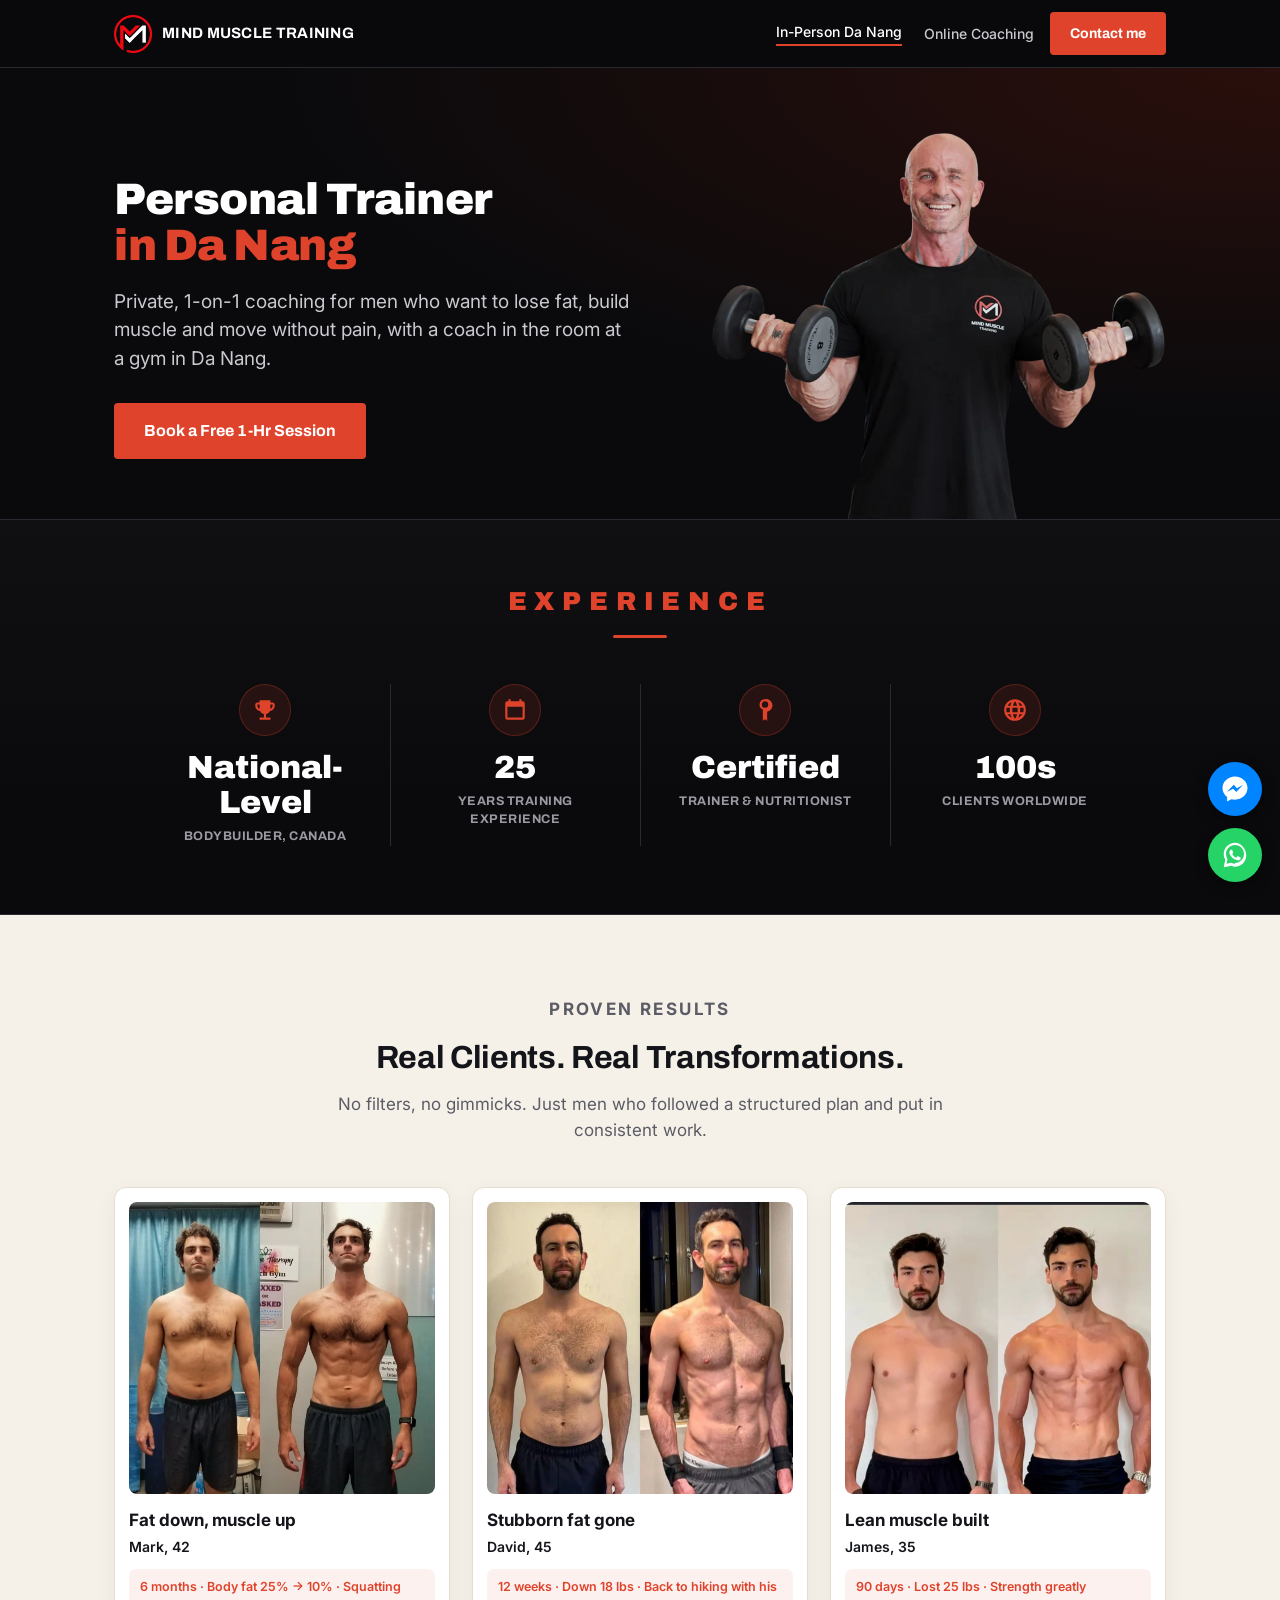
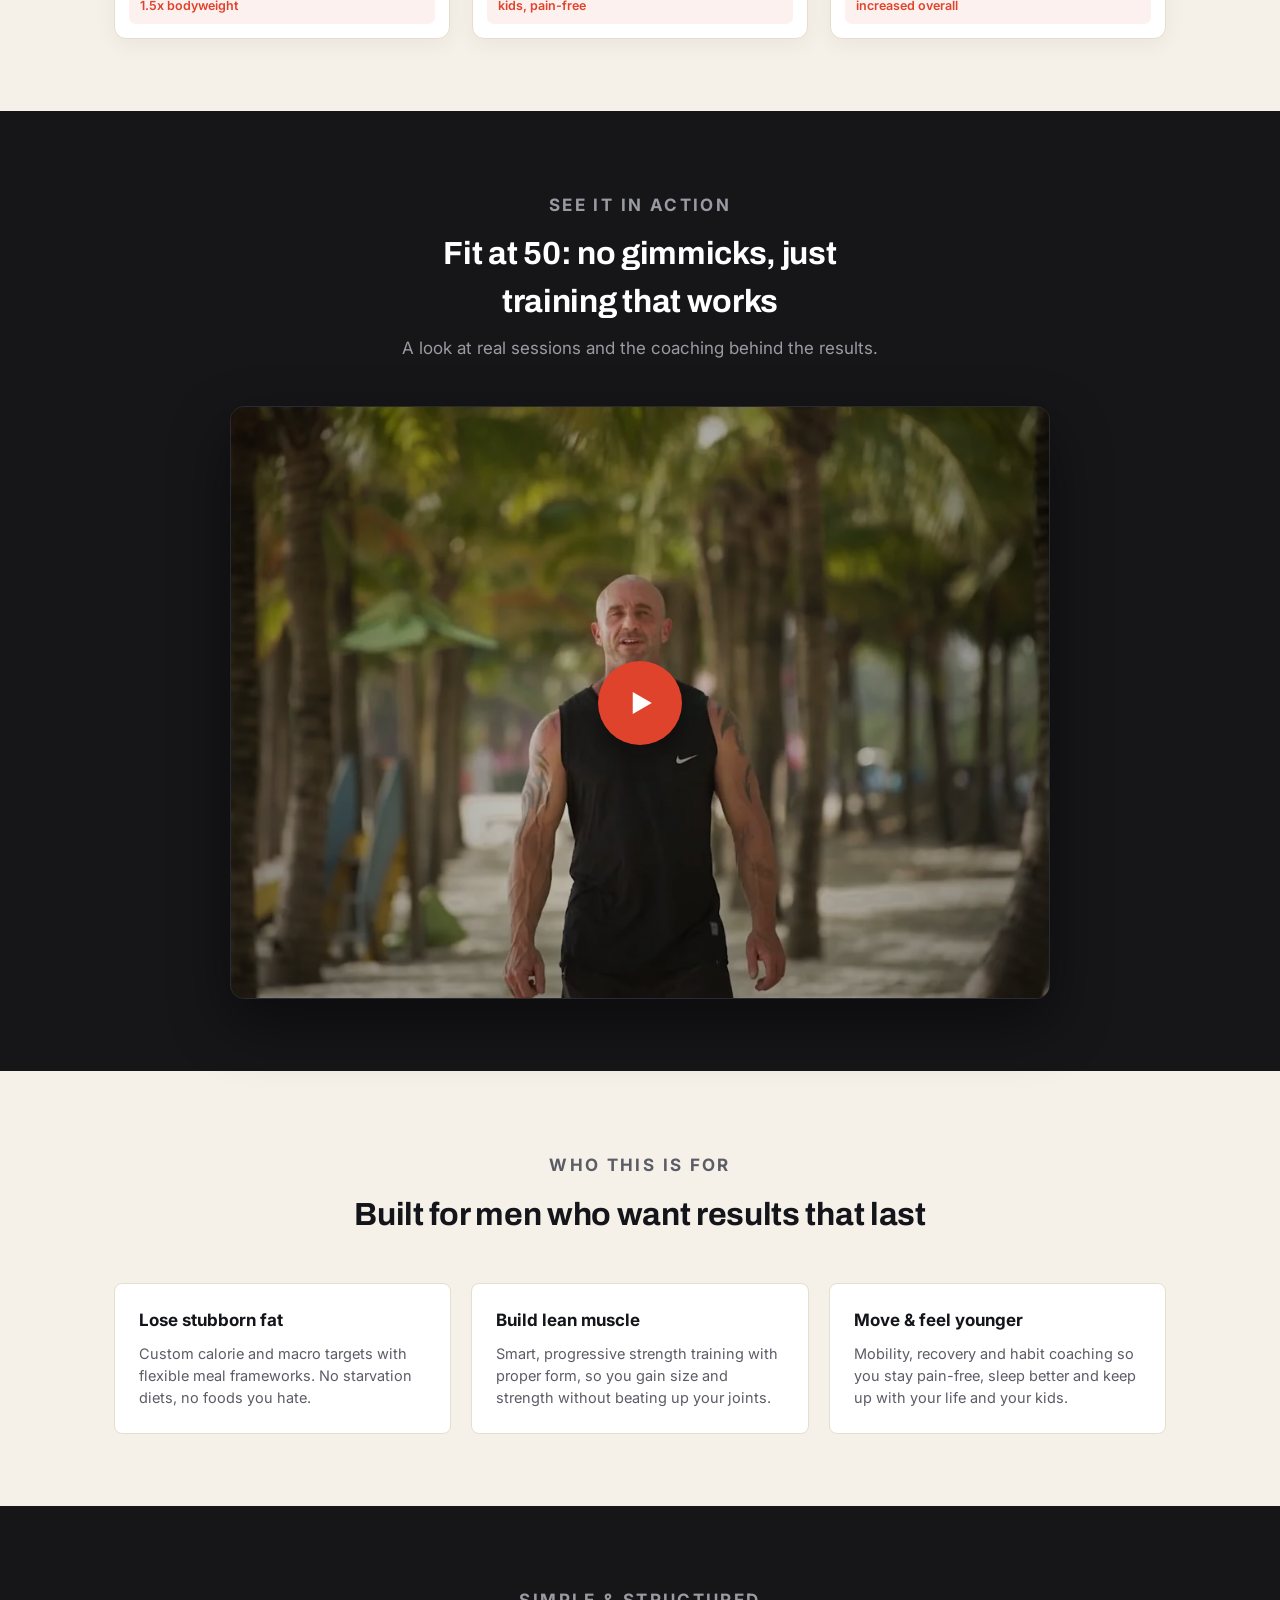
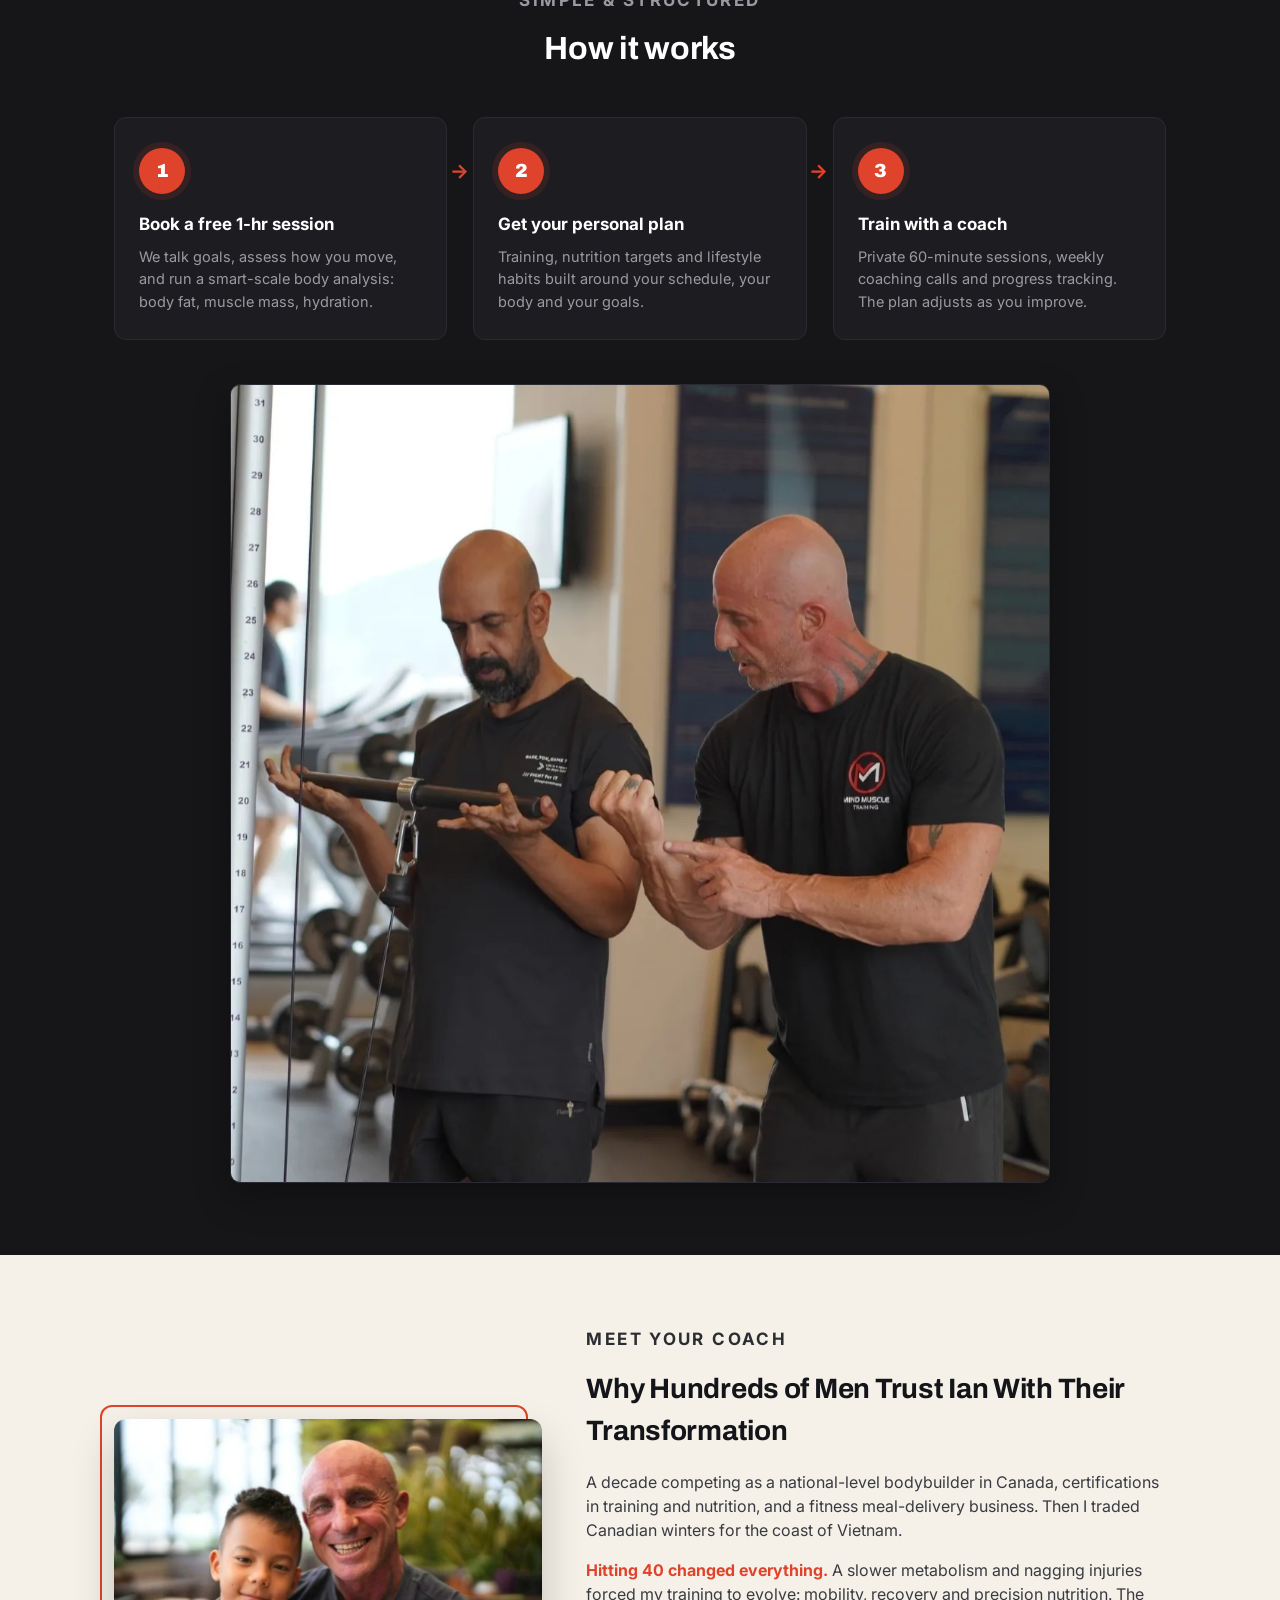
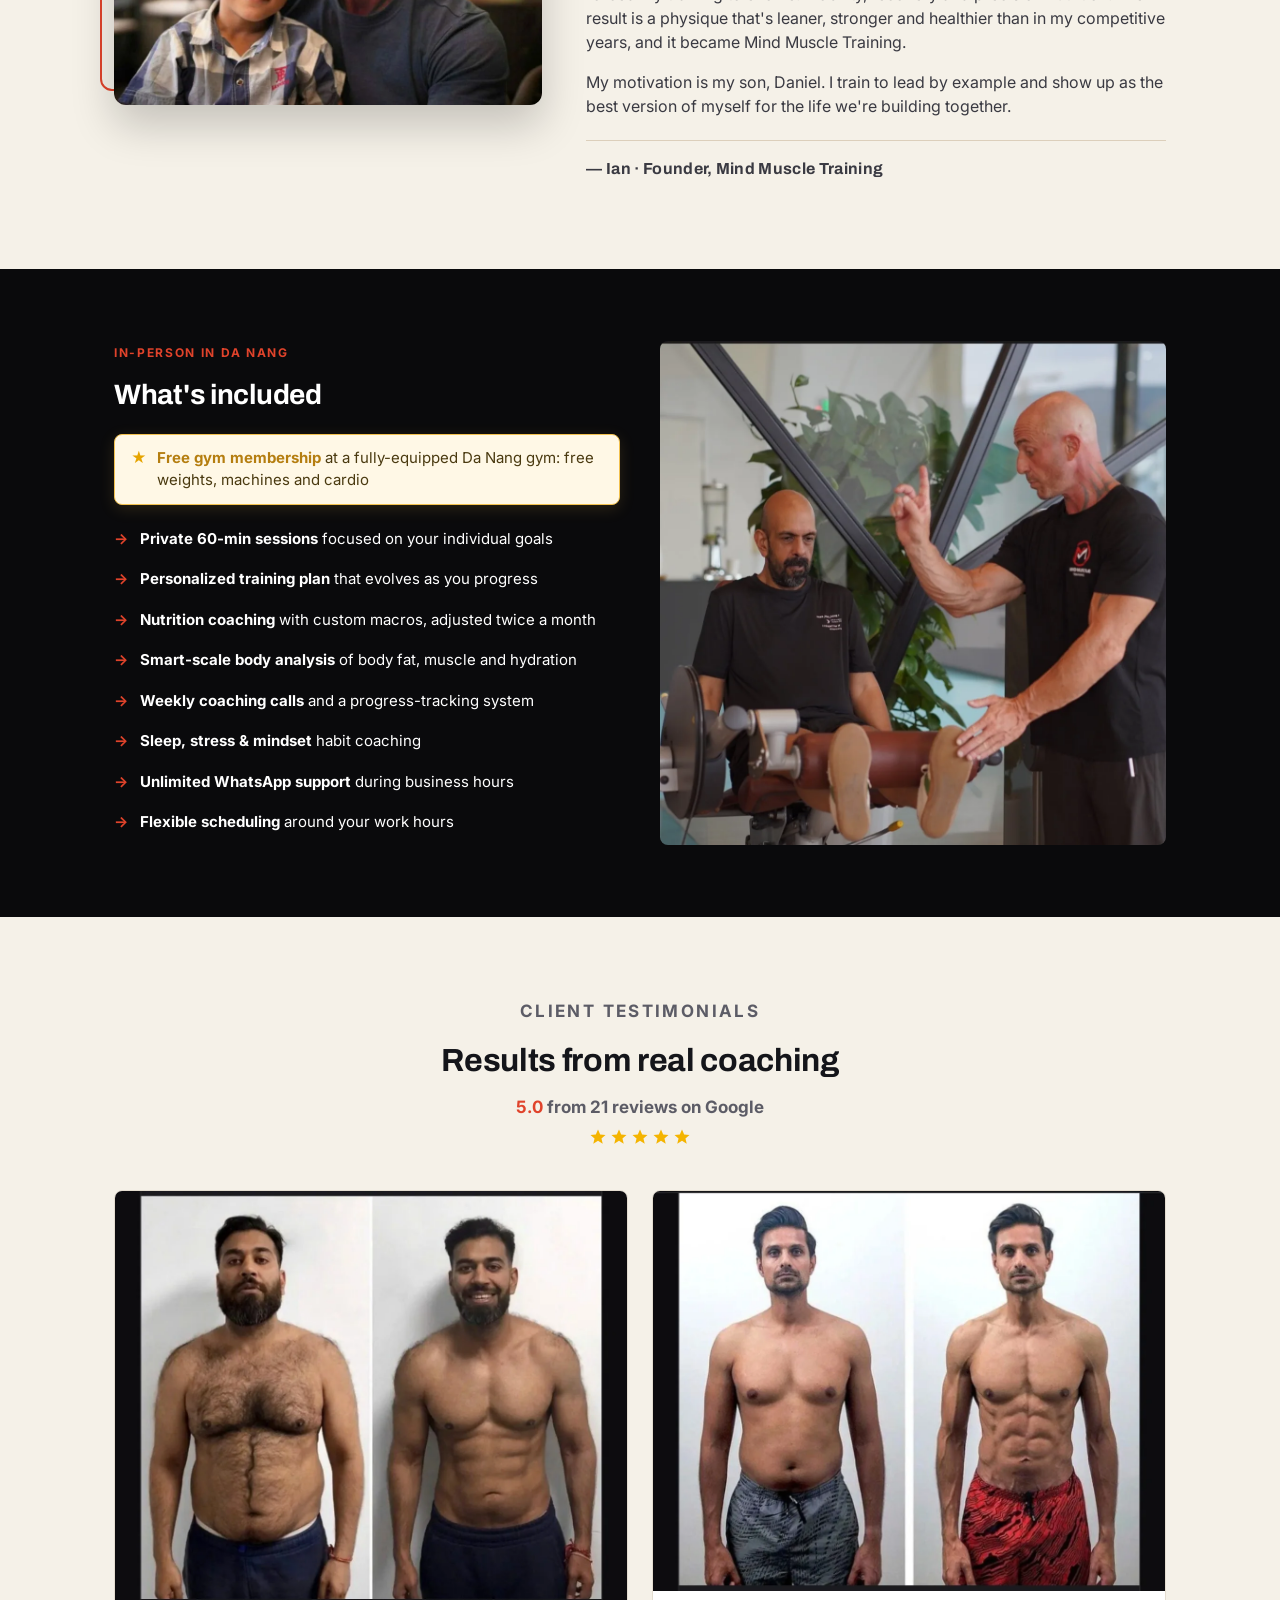
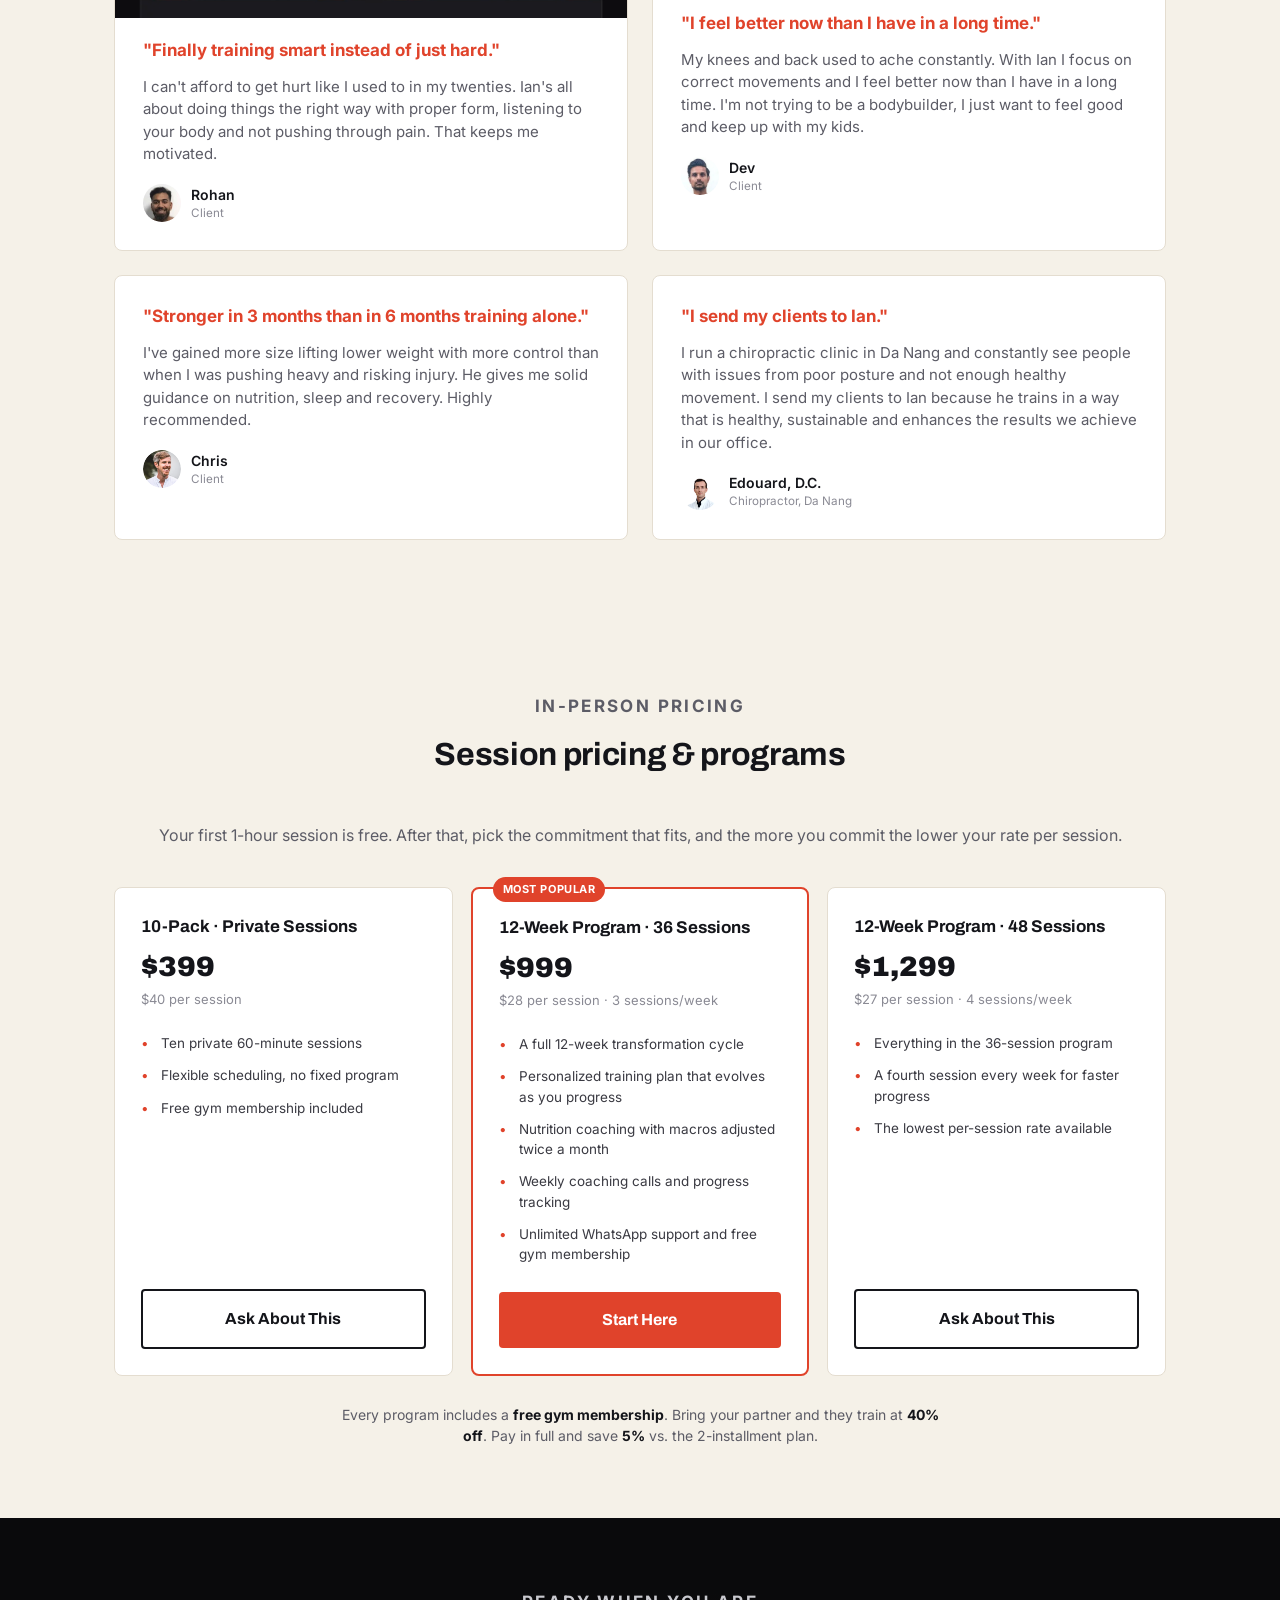
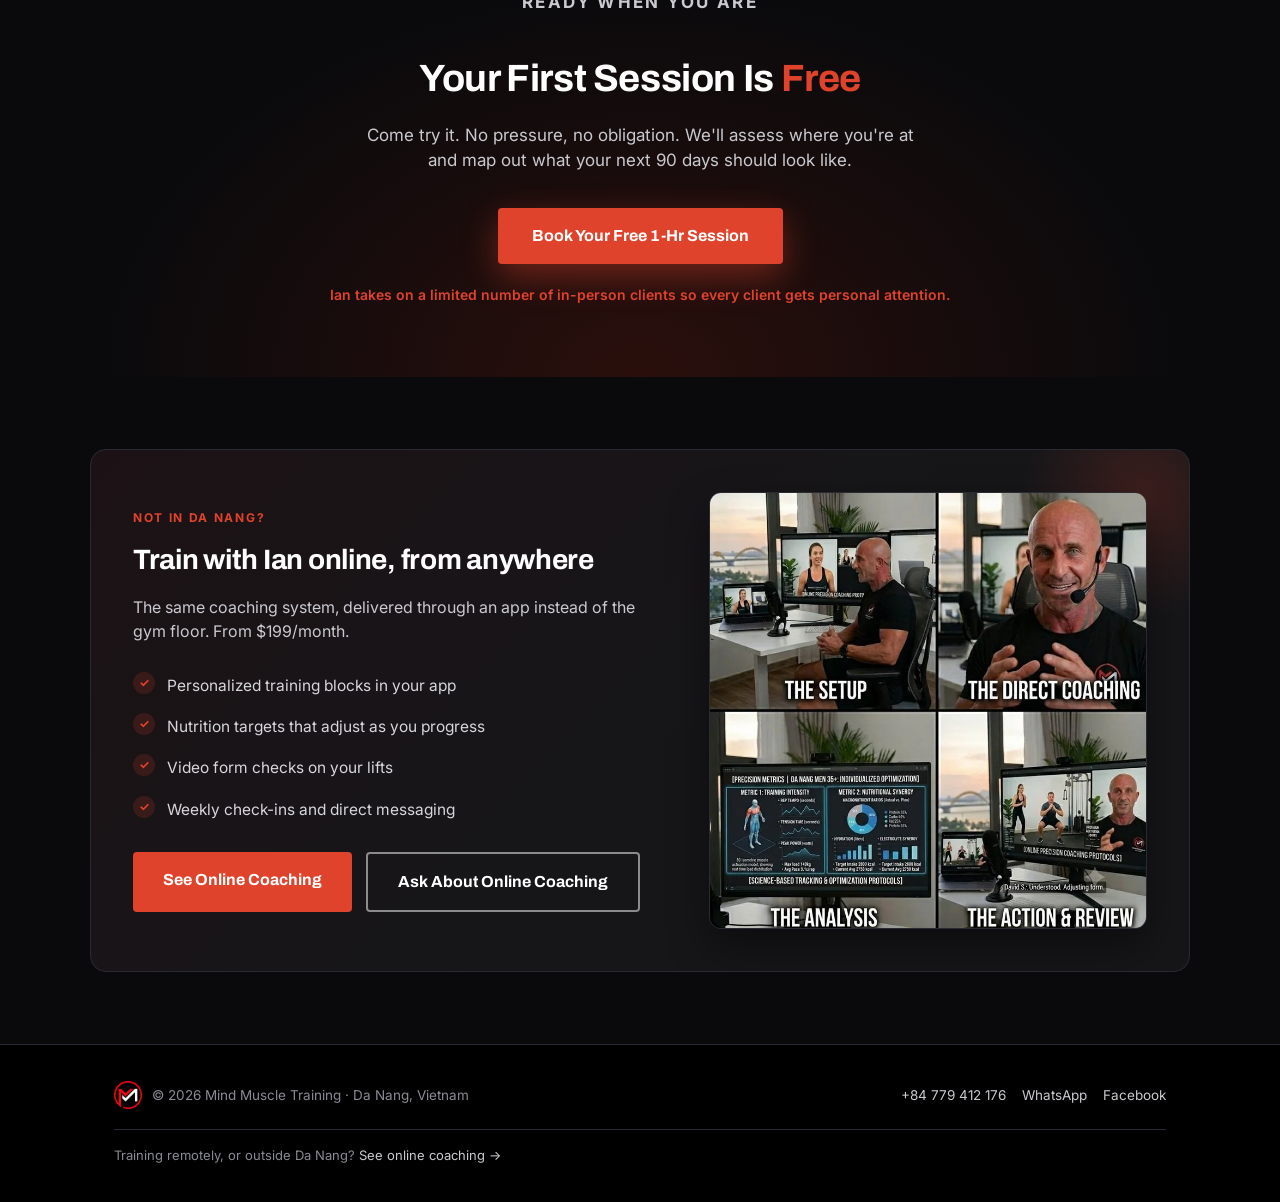
<file: index.html>
<!doctype html>
<html lang="en">
<head>
  <meta charset="utf-8">
  <meta name="viewport" content="width=device-width, initial-scale=1">
  <title>Personal Trainer in Da Nang | Mind Muscle Training</title>
  <meta name="description" content="Private personal training in Da Nang for men over 35. Free first 1-hour session, smart-scale body analysis, free gym membership and a program built around your goals.">
  <meta property="og:type" content="website">
  <meta property="og:url" content="https://www.personaltrainerdanang.com/">
  <meta property="og:title" content="Personal Trainer in Da Nang | Mind Muscle Training">
  <meta property="og:description" content="Private 1-on-1 personal training in Da Nang for men over 35. Free first 1-hour session, smart-scale body analysis and a program built around your goals.">
  <meta property="og:image" content="https://www.personaltrainerdanang.com/assets/img/og-image.jpg">
  <meta property="og:image:width" content="1200">
  <meta property="og:image:height" content="630">
  <meta name="twitter:card" content="summary_large_image">
  <meta name="twitter:title" content="Personal Trainer in Da Nang | Mind Muscle Training">
  <meta name="twitter:description" content="Private 1-on-1 personal training in Da Nang for men over 35. Free first session.">
  <meta name="twitter:image" content="https://www.personaltrainerdanang.com/assets/img/og-image.jpg">
  <link rel="icon" type="image/png" href="assets/img/favicon.png">
  <link rel="preconnect" href="https://fonts.googleapis.com">
  <link rel="preconnect" href="https://fonts.gstatic.com" crossorigin>
  <link href="https://fonts.googleapis.com/css2?family=Archivo:wght@500;700;900&family=Inter:wght@400;500;600;700&display=swap" rel="stylesheet">
  <!-- Bump ?v= whenever styles.css changes, so browsers don't render new markup
       against a cached old stylesheet. -->
  <link rel="stylesheet" href="css/styles.css?v=23">
  <script type="application/ld+json">
  {
    "@context": "https://schema.org",
    "@type": "LocalBusiness",
    "name": "Mind Muscle Training",
    "description": "Private personal training in Da Nang for men over 35. Free first 1-hour session and smart-scale body composition analysis.",
    "telephone": "+84779412176",
    "address": { "@type": "PostalAddress", "addressLocality": "Da Nang", "addressCountry": "VN" },
    "priceRange": "$399-$1,399",
    "founder": { "@type": "Person", "name": "Ian", "jobTitle": "Personal Trainer" }
  }
  </script>
</head>
<body>

<header class="site-header">
  <div class="container">
    <a class="brand" href="index.html">
      <img src="assets/img/logo-mark.webp" alt="Mind Muscle Training logo">
      <span>Mind Muscle Training</span>
    </a>
    <nav class="site-nav">
      <a href="index.html" aria-current="page">In-Person Da Nang</a>
      <a href="https://mindmuscletraining.fit">Online Coaching</a>
    </nav>
    <a class="btn btn-primary nav-cta" href="https://wa.me/84779412176?text=Hi%20Ian%2C%20I%27d%20like%20to%20book%20a%20free%201-hour%20session.">Contact&nbsp;me</a>
  </div>
</header>

<section class="hero">
  <div class="container hero-grid">
    <div>
      <h1>Personal Trainer <span>in Da Nang</span></h1>
      <p class="sub">Private, 1-on-1 coaching for men who want to lose fat, build muscle and move without pain, with a coach in the room at a gym in Da Nang.</p>
      <div class="hero-ctas">
        <a class="btn btn-primary" href="https://wa.me/84779412176?text=Hi%20Ian%2C%20I%27d%20like%20to%20book%20a%20free%201-hour%20session.">Book a Free 1-Hr Session</a>
      </div>
    </div>
    <div class="hero-img">
      <img src="assets/img/ian-hero.webp" alt="Ian, Da Nang personal trainer, holding dumbbells" fetchpriority="high">
    </div>
  </div>
</section>

<section class="experience">
  <div class="container">
    <div class="eyebrow-big">EXPERIENCE</div>
    <div class="stat-grid">
      <div class="stat">
        <span class="stat-ico"><svg viewBox="0 0 24 24" aria-hidden="true"><path d="M19 5h-2V3H7v2H5C3.9 5 3 5.9 3 7v1c0 2.55 1.92 4.63 4.39 4.94A5.01 5.01 0 0011 15.9V19H7v2h10v-2h-4v-3.1a5.01 5.01 0 003.61-2.96C19.08 12.63 21 10.55 21 8V7c0-1.1-.9-2-2-2zM5 8V7h2v3.82A3 3 0 015 8zm14 0a3 3 0 01-2 2.82V7h2v1z"/></svg></span>
        <div class="stat-num">National-Level</div>
        <div class="stat-label">Bodybuilder, Canada</div>
      </div>
      <div class="stat">
        <span class="stat-ico"><svg viewBox="0 0 24 24" aria-hidden="true"><path d="M19 4h-1V2h-2v2H8V2H6v2H5a2 2 0 00-2 2v13a2 2 0 002 2h14a2 2 0 002-2V6a2 2 0 00-2-2zm0 15H5V9h14v10z"/></svg></span>
        <div class="stat-num">25</div>
        <div class="stat-label">Years Training Experience</div>
      </div>
      <div class="stat">
        <span class="stat-ico"><svg viewBox="0 0 24 24" aria-hidden="true"><path d="M12 2a5 5 0 00-2 9.58V22l2-1.5L14 22v-8.42A5 5 0 0012 2zm0 2a3 3 0 110 6 3 3 0 010-6z"/></svg></span>
        <div class="stat-num">Certified</div>
        <div class="stat-label">Trainer &amp; Nutritionist</div>
      </div>
      <div class="stat">
        <span class="stat-ico"><svg viewBox="0 0 24 24" aria-hidden="true"><path d="M12 2a10 10 0 100 20 10 10 0 000-20zm6.9 6h-2.6a15.7 15.7 0 00-1.2-3.1A8 8 0 0118.9 8zM12 4c.8 1 1.5 2.3 1.9 4h-3.8c.4-1.7 1.1-3 1.9-4zM4.3 14a8 8 0 010-4h3a17.6 17.6 0 000 4h-3zm.8 2h2.6c.3 1.1.7 2.2 1.2 3.1A8 8 0 015.1 16zm2.6-8H5.1a8 8 0 013.8-3.1c-.5.9-.9 2-1.2 3.1zM12 20c-.8-1-1.5-2.3-1.9-4h3.8c-.4 1.7-1.1 3-1.9 4zm2.3-6H9.7a15.6 15.6 0 010-4h4.6a15.6 15.6 0 010 4zm.6 5.1c.5-.9.9-2 1.2-3.1h2.6a8 8 0 01-3.8 3.1zM16.7 14a17.6 17.6 0 000-4h3a8 8 0 010 4h-3z"/></svg></span>
        <div class="stat-num">100s</div>
        <div class="stat-label">Clients Worldwide</div>
      </div>
    </div>
  </div>
</section>

<section class="transformations on-cream" id="transformations">
  <div class="container">
    <div class="section-head">
      <p class="eyebrow">Proven results</p>
      <h2>Real Clients. Real Transformations.</h2>
      <p>No filters, no gimmicks. Just men who followed a structured plan and put in consistent work.</p>
    </div>
    <!-- Names, ages and the result stats below are placeholders chosen by the site owner,
         not the real clients' details. Swap in real figures if Ian can get them on record. -->
    <div class="ba-grid">
      <div class="ba-card">
        <span class="ba-media"><img src="assets/img/ba-4.webp" alt="Client before and after: visible fat loss and muscle definition gained" loading="lazy"></span>
        <h4>Fat down, muscle up</h4>
        <p><strong>Mark, 42</strong></p>
        <p class="ba-stats">6 months &middot; Body fat 25% &rarr; 10% &middot; Squatting 1.5x bodyweight</p>
      </div>
      <div class="ba-card">
        <span class="ba-media"><img src="assets/img/ba-5.webp" alt="Client before and after: major fat loss transformation" loading="lazy"></span>
        <h4>Stubborn fat gone</h4>
        <p><strong>David, 45</strong></p>
        <p class="ba-stats">12 weeks &middot; Down 18 lbs &middot; Back to hiking with his kids, pain-free</p>
      </div>
      <div class="ba-card">
        <span class="ba-media"><img src="assets/img/ba-6.webp" alt="Client before and after: significant lean muscle gained across chest, shoulders and arms" loading="lazy"></span>
        <h4>Lean muscle built</h4>
        <p><strong>James, 35</strong></p>
        <p class="ba-stats">90 days &middot; Lost 25 lbs &middot; Strength greatly increased overall</p>
      </div>
    </div>
  </div>
</section>

<section class="video-feature">
  <div class="container">
    <div class="section-head">
      <p class="eyebrow">See it in action</p>
      <h2>Fit at 50: no gimmicks, just training&nbsp;that&nbsp;works</h2>
      <p>A look at real sessions and the coaching behind the results.</p>
    </div>
    <div class="video-wrap" data-embed="https://www.youtube-nocookie.com/embed/3AZNPlpjrOI?autoplay=1" data-title="Fit at 50 | Mind Muscle Training">
      <button type="button" class="video-poster" aria-label="Play video: Fit at 50">
        <img src="assets/img/fit50-poster.webp" alt="Ian walking along the palm-lined Da Nang beachfront" loading="lazy">
        <span class="play-btn" aria-hidden="true"></span>
      </button>
    </div>
  </div>
</section>

<section class="who on-cream">
  <div class="container">
    <div class="section-head">
      <p class="eyebrow">Who this is for</p>
      <h2>Built for men who want results that last</h2>
    </div>
    <div class="who-grid">
      <div class="who-card"><h4>Lose stubborn fat</h4><p>Custom calorie and macro targets with flexible meal frameworks. No starvation diets, no foods you hate.</p></div>
      <div class="who-card"><h4>Build lean muscle</h4><p>Smart, progressive strength training with proper form, so you gain size and strength without beating up your joints.</p></div>
      <div class="who-card"><h4>Move &amp; feel younger</h4><p>Mobility, recovery and habit coaching so you stay pain-free, sleep better and keep up with your life and your kids.</p></div>
    </div>
  </div>
</section>

<section class="how">
  <div class="container">
    <div class="section-head">
      <p class="eyebrow">Simple &amp; structured</p>
      <h2>How it works</h2>
    </div>
    <div class="how-grid">
      <div class="how-card"><div class="how-num">1</div><h4>Book a free 1-hr session</h4><p>We talk goals, assess how you move, and run a smart-scale body analysis: body fat, muscle mass, hydration.</p></div>
      <div class="how-card"><div class="how-num">2</div><h4>Get your personal plan</h4><p>Training, nutrition targets and lifestyle habits built around your schedule, your body and your goals.</p></div>
      <div class="how-card"><div class="how-num">3</div><h4>Train with a coach</h4><p>Private 60-minute sessions, weekly coaching calls and progress tracking. The plan adjusts as you improve.</p></div>
    </div>
    <div class="how-photo">
      <img src="assets/img/ian-coaching-cable.webp" alt="Ian coaching a client through a cable exercise at the Da Nang gym" loading="lazy">
    </div>
  </div>
</section>

<section class="about on-cream" id="about">
  <div class="container about-grid">
    <div class="about-figure">
      <img src="assets/img/ian-son.webp" alt="Ian with his son Daniel" loading="lazy">
    </div>
    <div class="about-copy">
      <p class="eyebrow">Meet your coach</p>
      <h2 style="font-size:28px;margin-bottom:18px;">Why Hundreds of Men Trust Ian With Their Transformation</h2>
      <p>A decade competing as a national-level bodybuilder in Canada, certifications in training and nutrition, and a fitness meal-delivery business. Then I traded Canadian winters for the coast of Vietnam.</p>
      <p><strong>Hitting 40 changed everything.</strong> A slower metabolism and nagging injuries forced my training to evolve: mobility, recovery and precision nutrition. The result is a physique that's leaner, stronger and healthier than in my competitive years, and it became Mind Muscle Training.</p>
      <p>My motivation is my son, Daniel. I train to lead by example and show up as the best version of myself for the life we're building together.</p>
      <p class="about-sign">&mdash; Ian &middot; Founder, Mind Muscle Training</p>
    </div>
  </div>
</section>

<section class="included" id="included">
  <div class="container included-grid">
    <div>
      <p class="eyebrow">In-person in Da Nang</p>
      <h2>What's included</h2>
      <ul>
        <li class="inc-highlight"><strong>Free gym membership</strong> at a fully-equipped Da Nang gym: free weights, machines and cardio</li>
        <li><strong>Private 60-min sessions</strong> focused on your individual goals</li>
        <li><strong>Personalized training plan</strong> that evolves as you progress</li>
        <li><strong>Nutrition coaching</strong> with custom macros, adjusted twice a month</li>
        <li><strong>Smart-scale body analysis</strong> of body fat, muscle and hydration</li>
        <li><strong>Weekly coaching calls</strong> and a progress-tracking system</li>
        <li><strong>Sleep, stress &amp; mindset</strong> habit coaching</li>
        <li><strong>Unlimited WhatsApp support</strong> during business hours</li>
        <li><strong>Flexible scheduling</strong> around your work hours</li>
      </ul>
    </div>
    <img src="assets/img/ian-coaching-handson.webp" alt="Ian giving hands-on form coaching to a client at the Da Nang gym" loading="lazy">
  </div>
</section>

<section class="testimonials on-cream" id="testimonials">
  <div class="container">
    <div class="section-head">
      <p class="eyebrow">Client testimonials</p>
      <h2>Results from real coaching</h2>
      <p class="google-rating">
        <a href="https://maps.app.goo.gl/V4yMrViruDjrV7ts7" target="_blank" rel="noopener"><span>5.0</span> from 21 reviews on Google</a>
      </p>
      <div class="google-stars" role="img" aria-label="Rated 5 out of 5 stars">
        <svg viewBox="0 0 24 24" aria-hidden="true"><path d="M12 2l2.9 6.6 7.1.6-5.4 4.7 1.7 7-6.3-3.9L5.7 21l1.7-7L2 9.2l7.1-.6z"/></svg>
        <svg viewBox="0 0 24 24" aria-hidden="true"><path d="M12 2l2.9 6.6 7.1.6-5.4 4.7 1.7 7-6.3-3.9L5.7 21l1.7-7L2 9.2l7.1-.6z"/></svg>
        <svg viewBox="0 0 24 24" aria-hidden="true"><path d="M12 2l2.9 6.6 7.1.6-5.4 4.7 1.7 7-6.3-3.9L5.7 21l1.7-7L2 9.2l7.1-.6z"/></svg>
        <svg viewBox="0 0 24 24" aria-hidden="true"><path d="M12 2l2.9 6.6 7.1.6-5.4 4.7 1.7 7-6.3-3.9L5.7 21l1.7-7L2 9.2l7.1-.6z"/></svg>
        <svg viewBox="0 0 24 24" aria-hidden="true"><path d="M12 2l2.9 6.6 7.1.6-5.4 4.7 1.7 7-6.3-3.9L5.7 21l1.7-7L2 9.2l7.1-.6z"/></svg>
      </div>
    </div>
    <div class="test-grid">
      <div class="test-card test-card-photo">
        <img class="test-ba-img" src="assets/img/ba-rohan.webp" alt="Rohan before and after: fat loss with visible muscle definition gained" loading="lazy">
        <h4>"Finally training smart instead of just hard."</h4>
        <blockquote>I can't afford to get hurt like I used to in my twenties. Ian's all about doing things the right way with proper form, listening to your body and not pushing through pain. That keeps me motivated.</blockquote>
        <div class="test-person"><img src="assets/img/avatar-rohan.webp" alt="Photo of Rohan" loading="lazy"><span>Rohan<small>Client</small></span></div>
      </div>
      <div class="test-card test-card-photo">
        <img class="test-ba-img" src="assets/img/ba-dev.webp" alt="Dev before and after: leaner midsection and added muscle definition" loading="lazy">
        <h4>"I feel better now than I have in a long time."</h4>
        <blockquote>My knees and back used to ache constantly. With Ian I focus on correct movements and I feel better now than I have in a long time. I'm not trying to be a bodybuilder, I just want to feel good and keep up with my kids.</blockquote>
        <div class="test-person"><img src="assets/img/avatar-dev.webp" alt="Photo of Dev" loading="lazy"><span>Dev<small>Client</small></span></div>
      </div>
      <div class="test-card">
        <h4>"Stronger in 3 months than in 6 months training alone."</h4>
        <blockquote>I've gained more size lifting lower weight with more control than when I was pushing heavy and risking injury. He gives me solid guidance on nutrition, sleep and recovery. Highly recommended.</blockquote>
        <div class="test-person"><img src="assets/img/avatar-chris.webp" alt="Photo of Chris" loading="lazy"><span>Chris<small>Client</small></span></div>
      </div>
      <div class="test-card">
        <h4>"I send my clients to Ian."</h4>
        <blockquote>I run a chiropractic clinic in Da Nang and constantly see people with issues from poor posture and not enough healthy movement. I send my clients to Ian because he trains in a way that is healthy, sustainable and enhances the results we achieve in our office.</blockquote>
        <div class="test-person"><img src="assets/img/avatar-edouard.webp" alt="Photo of Edouard" loading="lazy"><span>Edouard, D.C.<small>Chiropractor, Da Nang</small></span></div>
      </div>
    </div>
  </div>
</section>
<section class="pricing on-cream" id="pricing">
  <div class="container">
    <div class="section-head">
      <p class="eyebrow">In-person pricing</p>
      <h2>Session pricing &amp; programs</h2>
    </div>
    <p class="price-note">Your first 1-hour session is free. After that, pick the commitment that fits, and the more you commit the lower your rate per session.</p>
    <div class="price-grid">
      <div class="price-card">
        <h4>10-Pack &middot; Private Sessions</h4>
        <div class="price">$399</div>
        <div class="price-sub">$40 per session</div>
        <ul>
          <li>Ten private 60-minute sessions</li>
          <li>Flexible scheduling, no fixed program</li>
          <li>Free gym membership included</li>
        </ul>
        <a class="btn btn-outline" href="https://wa.me/84779412176?text=Hi%20Ian%2C%20I%27m%20interested%20in%20the%2010-session%20pack.">Ask About This</a>
      </div>
      <div class="price-card featured">
        <span class="badge">Most popular</span>
        <h4>12-Week Program &middot; 36 Sessions</h4>
        <div class="price">$999</div>
        <div class="price-sub">$28 per session &middot; 3 sessions/week</div>
        <ul>
          <li>A full 12-week transformation cycle</li>
          <li>Personalized training plan that evolves as you progress</li>
          <li>Nutrition coaching with macros adjusted twice a month</li>
          <li>Weekly coaching calls and progress tracking</li>
          <li>Unlimited WhatsApp support and free gym membership</li>
        </ul>
        <a class="btn btn-primary" href="https://wa.me/84779412176?text=Hi%20Ian%2C%20I%27d%20like%20to%20start%20the%2012-week%2C%2036-session%20program.">Start Here</a>
      </div>
      <div class="price-card">
        <h4>12-Week Program &middot; 48 Sessions</h4>
        <div class="price">$1,299</div>
        <div class="price-sub">$27 per session &middot; 4 sessions/week</div>
        <ul>
          <li>Everything in the 36-session program</li>
          <li>A fourth session every week for faster progress</li>
          <li>The lowest per-session rate available</li>
        </ul>
        <a class="btn btn-outline" href="https://wa.me/84779412176?text=Hi%20Ian%2C%20I%27m%20interested%20in%20the%2012-week%2C%2048-session%20program.">Ask About This</a>
      </div>
    </div>
    <p class="price-fine">Every program includes a <strong>free gym membership</strong>. Bring your partner and they train at <strong>40% off</strong>. Pay in full and save <strong>5%</strong> vs. the 2-installment plan.</p>
  </div>
</section>

<section class="final-cta">
  <div class="container">
    <p class="eyebrow">Ready when you are</p>
    <h2>Your First Session Is <span class="hl-free">Free</span></h2>
    <p>Come try it. No pressure, no obligation. We'll assess where you're at and map out what your next 90 days should look like.</p>
    <a class="btn btn-primary" href="https://wa.me/84779412176?text=Hi%20Ian%2C%20I%27d%20like%20to%20book%20my%20free%20session.">Book Your Free 1-Hr Session</a>
    <div class="urgency">Ian takes on a limited number of in-person clients so every client gets personal attention.</div>
  </div>
</section>

<section class="crosslink" id="online">
  <div class="container crosslink-grid">
    <div>
      <p class="eyebrow">Not in Da Nang?</p>
      <h2>Train with Ian online, from anywhere</h2>
      <p style="color:#c9c9cf;">The same coaching system, delivered through an app instead of the gym floor. From $199/month.</p>
      <ul>
        <li>Personalized training blocks in your app</li>
        <li>Nutrition targets that adjust as you progress</li>
        <li>Video form checks on your lifts</li>
        <li>Weekly check-ins and direct messaging</li>
      </ul>
      <div class="btn-row">
        <a class="btn btn-primary" href="https://mindmuscletraining.fit">See Online Coaching</a>
        <a class="btn btn-outline" href="https://wa.me/84779412176?text=Hi%20Ian%2C%20I%27m%20interested%20in%20online%20coaching.">Ask About Online Coaching</a>
      </div>
    </div>
    <img src="assets/img/coaching-setup.webp" alt="Online coaching setup: video calls, direct coaching and workout review in the app" loading="lazy">
  </div>
</section>

<footer class="site-footer">
  <div class="container">
    <div class="footer-brand">
      <img src="assets/img/logo-mark.webp" alt="">
      <span>&copy; 2026 Mind Muscle Training &middot; Da Nang, Vietnam</span>
    </div>
    <div class="footer-links">
      <a href="tel:+84779412176">+84 779 412 176</a>
      <a href="https://wa.me/84779412176">WhatsApp</a>
      <a href="https://www.facebook.com/people/Da-Nang-Personal-Trainer-Mind-Muscle-Fitness/61567277245943/" target="_blank" rel="noopener">Facebook</a>
    </div>
    <div class="also">Training remotely, or outside Da Nang? <a href="https://mindmuscletraining.fit">See online coaching &rarr;</a></div>
  </div>
</footer>

<div class="float-stack">
  <a class="float-btn float-messenger" href="https://m.me/61567277245943" target="_blank" rel="noopener" aria-label="Message us on Messenger">
    <svg viewBox="0 0 24 24" aria-hidden="true"><path d="M12 2C6.48 2 2 6.15 2 11.25c0 2.9 1.44 5.49 3.7 7.19V22l3.38-1.86c.9.25 1.87.38 2.92.38 5.52 0 10-4.15 10-9.27C22 6.15 17.52 2 12 2zm1.02 12.48l-2.55-2.72-4.98 2.72 5.48-5.82 2.61 2.72 4.92-2.72-5.48 5.82z"/></svg>
  </a>
  <a class="float-btn float-wa" href="https://wa.me/84779412176?text=Hi%20Ian%2C%20I%27d%20like%20to%20book%20a%20free%201-hour%20session." aria-label="Chat on WhatsApp">
    <svg viewBox="0 0 32 32" aria-hidden="true"><path d="M16 3C9.4 3 4 8.4 4 15c0 2.1.6 4.2 1.6 6L4 29l8.2-1.5c1.2.6 2.5.9 3.8.9 6.6 0 12-5.4 12-12S22.6 3 16 3zm0 22.4c-1.2 0-2.4-.3-3.5-.8l-.6-.3-4.9.9 1-4.7-.3-.6c-.9-1.5-1.3-3.2-1.3-4.9 0-5.3 4.3-9.6 9.6-9.6s9.6 4.3 9.6 9.6-4.3 9.4-9.6 9.4zm5.3-7.2c-.3-.1-1.7-.8-2-.9-.3-.1-.5-.1-.7.1-.2.3-.8.9-.9 1.1-.2.2-.3.2-.6.1-.3-.1-1.2-.4-2.3-1.4-.9-.8-1.4-1.7-1.6-2-.2-.3 0-.4.1-.6l.4-.5c.1-.2.2-.3.3-.5.1-.2 0-.4 0-.5s-.7-1.6-.9-2.2c-.2-.6-.5-.5-.7-.5h-.6c-.2 0-.5.1-.8.4-.3.3-1 1-1 2.5s1.1 2.9 1.2 3.1c.1.2 2.1 3.2 5.1 4.5.7.3 1.3.5 1.7.6.7.2 1.4.2 1.9.1.6-.1 1.7-.7 2-1.4.2-.7.2-1.3.2-1.4-.1-.1-.3-.2-.6-.3z"/></svg>
  </a>
</div>

<script>
document.querySelectorAll('.video-wrap[data-embed] .video-poster').forEach(function (btn) {
  btn.addEventListener('click', function () {
    var wrap = btn.closest('.video-wrap');
    var frame = document.createElement('iframe');
    frame.src = wrap.dataset.embed;
    frame.title = wrap.dataset.title || 'Video';
    frame.allow = 'accelerometer; autoplay; clipboard-write; encrypted-media; gyroscope; picture-in-picture';
    frame.allowFullscreen = true;
    btn.replaceWith(frame);
  });
});
</script>

<script>
/* UI polish: sticky-header shadow on scroll + scroll-reveal entrances */
(function () {
  var header = document.querySelector('.site-header');
  if (header) {
    var onScroll = function () {
      if (window.scrollY > 8) header.classList.add('scrolled');
      else header.classList.remove('scrolled');
    };
    onScroll();
    window.addEventListener('scroll', onScroll, { passive: true });
  }

  var reduce = window.matchMedia('(prefers-reduced-motion: reduce)').matches;
  if (reduce || !('IntersectionObserver' in window)) return; // everything stays visible

  var sel = '.section-head, .experience .stat, .ba-card, .who-card, .how-card, .price-card, .video-wrap';
  var els = Array.prototype.slice.call(document.querySelectorAll(sel));
  els.forEach(function (el) {
    el.classList.add('reveal');
    // subtle stagger for items sharing a parent (card grids)
    var sibs = el.parentElement ? el.parentElement.children : [];
    var idx = Array.prototype.indexOf.call(sibs, el);
    if (idx > 0) el.style.transitionDelay = Math.min(idx, 4) * 60 + 'ms';
  });

  var io = new IntersectionObserver(function (entries) {
    entries.forEach(function (e) {
      if (e.isIntersecting) { e.target.classList.add('is-visible'); io.unobserve(e.target); }
    });
  }, { threshold: 0.12, rootMargin: '0px 0px -40px 0px' });

  els.forEach(function (el) { io.observe(el); });
})();
</script>

</body>
</html>
</file>
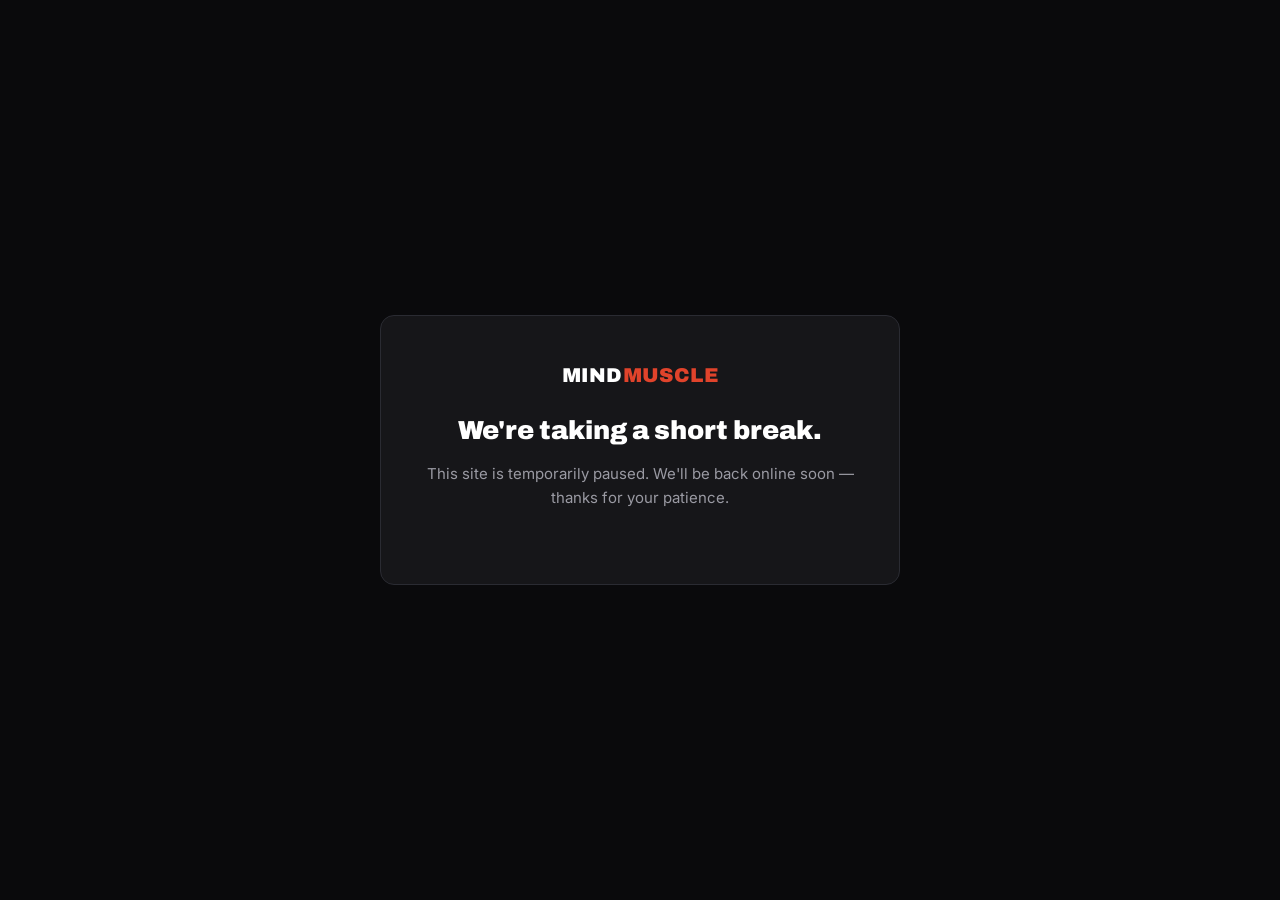
<file: index-take-break.html>
<!doctype html>
<html lang="en">
<head>
<meta charset="utf-8">
<meta name="viewport" content="width=device-width, initial-scale=1">
<title>Personal Trainer in Da Nang | Mind Muscle Training</title>
<meta name="robots" content="noindex">
<link rel="icon" type="image/png" href="assets/img/favicon.png">
<link rel="preconnect" href="https://fonts.googleapis.com">
<link rel="preconnect" href="https://fonts.gstatic.com" crossorigin>
<link href="https://fonts.googleapis.com/css2?family=Archivo:wght@700;900&family=Inter:wght@400;500&display=swap" rel="stylesheet">
<style>
  :root {
    --bg: #0a0a0c;
    --panel: #161619;
    --muted: #9a9aa3;
    --red: #e0432b;
    --line: #2a2b32;
  }
  * { box-sizing: border-box; }
  body {
    margin: 0; min-height: 100vh; background: var(--bg); color: #fff;
    font-family: 'Inter', sans-serif;
    display: flex; align-items: center; justify-content: center; padding: 24px;
  }
  .card {
    max-width: 520px; text-align: center; padding: 48px 36px;
    background: var(--panel); border: 1px solid var(--line); border-radius: 14px;
  }
  .brand {
    font-family: 'Archivo', sans-serif; font-weight: 900; font-size: 20px;
    letter-spacing: .02em; margin-bottom: 28px;
  }
  .brand span { color: var(--red); }
  h1 {
    font-family: 'Archivo', sans-serif; font-weight: 900; font-size: 26px;
    line-height: 1.3; margin: 0 0 14px;
  }
  p { color: var(--muted); font-size: 15px; line-height: 1.6; margin: 0 0 26px; }
  a.btn {
    display: inline-block; background: var(--red); color: #fff; text-decoration: none;
    font-weight: 600; font-size: 15px; padding: 13px 26px; border-radius: 4px;
  }
  a.btn:hover { background: #c23620; }
</style>
</head>
<body>
  <div class="card">
    <div class="brand">MIND<span>MUSCLE</span></div>
    <h1>We're taking a short break.</h1>
    <p>This site is temporarily paused. We'll be back online soon — thanks for your patience.</p>
  </div>
</body>
</html>
</file>
<file: css/styles.css>
/* Mind Muscle Training — shared stylesheet for index.html + in-person.html
   Design system from Ian's July 2026 drafts (index-4, in-person-da-nang-8):
   dark base, cream alternating sections, Archivo display + Inter body. */

:root {
  --ink: #14151a;
  --bg: #0a0a0c;
  --panel: #161619;
  --panel2: #1d1d21;
  --cream: #f5f1e8;
  --muted: #9a9aa3;
  --red: #e0432b;
  --red-dark: #c23620;
  --line: #2a2b32;
}

* { box-sizing: border-box; margin: 0; padding: 0; }

html { scroll-behavior: smooth; }

body {
  font-family: 'Inter', system-ui, sans-serif;
  background: var(--bg);
  color: #fff;
  line-height: 1.5;
  -webkit-font-smoothing: antialiased;
}

h1, h2, h3, .display { font-family: 'Archivo', sans-serif; letter-spacing: -0.01em; }
img { max-width: 100%; display: block; height: auto; }
a { color: inherit; text-decoration: none; }
iframe { border: 0; }

.container { max-width: 1100px; margin: 0 auto; padding: 0 24px; }

.eyebrow {
  text-transform: uppercase; letter-spacing: .14em; font-size: 12px; font-weight: 700;
  color: var(--red); margin-bottom: 12px;
}

.btn {
  display: inline-block; padding: 16px 30px; border-radius: 4px; font-weight: 700;
  font-family: 'Archivo', sans-serif; font-size: 16px; text-align: center;
  transition: transform .15s ease, background .15s ease, border-color .15s ease, color .15s ease;
  cursor: pointer; border: none;
}
.btn-primary { background: var(--red); color: #fff; }
.btn-primary:hover { background: var(--red-dark); transform: translateY(-1px); }
.btn-outline { background: transparent; color: #fff; border: 2px solid rgba(255,255,255,.5); }
.btn-outline:hover { border-color: #fff; }
/* outline buttons on cream sections */
.on-cream .btn-outline { color: var(--ink); border-color: var(--ink); }
.on-cream .btn-outline:hover { background: var(--ink); color: #fff; border-color: var(--ink); }

/* ---------- Header ---------- */

.site-header {
  position: sticky; top: 0; z-index: 50;
  background: rgba(10,10,12,.92); backdrop-filter: blur(6px);
  border-bottom: 1px solid var(--line);
}
.site-header .container {
  display: flex; align-items: center; justify-content: space-between; gap: 16px;
  padding-top: 12px; padding-bottom: 12px;
}
.brand {
  display: flex; align-items: center; gap: 10px; color: #fff;
  font-weight: 700; font-family: 'Archivo', sans-serif; font-size: 15px;
  text-transform: uppercase; letter-spacing: .02em; flex-shrink: 0;
}
.brand img { width: 38px; height: 38px; }
.site-nav { display: flex; align-items: center; gap: 22px; margin-left: auto; }
.site-nav > a { font-size: 14px; color: #c9c9cf; font-weight: 500; }
.site-nav > a:hover { color: #fff; }
.site-nav > a[aria-current="page"] { color: #fff; border-bottom: 2px solid var(--red); padding-bottom: 2px; }
.nav-cta { padding: 11px 20px; font-size: 14px; }

/* Mobile: brand + CTA on row 1, the two page links as a segmented row underneath,
   so you can always switch between online and in-person coaching. */
@media (max-width: 760px) {
  /* Mobile: hide the two nav links; keep logo + Contact me on the same row */
  .site-header .container { flex-wrap: nowrap; gap: 12px; }
  .site-nav { display: none; }
  .brand { min-width: 0; }
  .brand span { font-size: 13px; overflow: hidden; text-overflow: ellipsis; white-space: nowrap; }
  .nav-cta { flex-shrink: 0; }
}
@media (max-width: 520px) {
  .brand span { font-size: 13px; }
  .nav-cta { padding: 10px 14px; font-size: 13px; }
}

/* ---------- Hero ---------- */

.hero { background: radial-gradient(ellipse at top right, #2a0f0c 0%, var(--bg) 55%); padding: 64px 0 0; }
.hero-grid { display: grid; grid-template-columns: 1.1fr .9fr; gap: 40px; align-items: center; }
.hero h1 { font-size: 44px; line-height: 1.05; font-weight: 900; margin-bottom: 20px; }
.hero h1 span { color: var(--red); display: block; }
.hero p.sub { font-size: 19px; color: #c9c9cf; max-width: 520px; margin-bottom: 30px; }
.hero-ctas { display: flex; gap: 14px; flex-wrap: wrap; margin-bottom: 16px; }
.hero-fine { font-size: 13px; color: var(--muted); margin: 14px 0 0; }
.hero-img { border-radius: 6px; overflow: hidden; align-self: end; }
@media (max-width: 860px) {
  .hero-grid { grid-template-columns: 1fr; }
  .hero h1 { font-size: 34px; }
  .hero-img { order: -1; max-width: 340px; margin: 0 auto; }
}

/* ---------- Experience stat panel ---------- */

.experience {
  background: linear-gradient(180deg, #101013 0%, var(--bg) 70%);
  padding: 62px 0; border-top: 1px solid var(--line); border-bottom: 1px solid var(--line);
}
.experience .eyebrow-big {
  text-align: center; font-family: 'Archivo', sans-serif; font-weight: 900;
  font-size: 26px; letter-spacing: .3em; color: var(--red); margin-bottom: 40px;
}
.experience .eyebrow-big::after {
  content: ''; display: block; width: 54px; height: 3px; background: var(--red);
  border-radius: 2px; margin: 14px auto 0;
}
.stat-grid { display: grid; grid-template-columns: repeat(4, 1fr); max-width: 1000px; margin: 0 auto; }
.stat { position: relative; text-align: center; padding: 6px 22px; }
/* thin vertical dividers between stats on desktop */
.stat + .stat::before {
  content: ''; position: absolute; left: 0; top: 6px; bottom: 6px; width: 1px; background: var(--line);
}
.stat-ico {
  display: inline-flex; align-items: center; justify-content: center;
  width: 52px; height: 52px; margin-bottom: 14px; border-radius: 50%;
  color: var(--red); background: rgba(224,67,43,.12); border: 1px solid rgba(224,67,43,.28);
}
.stat-ico svg { width: 26px; height: 26px; fill: currentColor; }
.stat-num { font-family: 'Archivo', sans-serif; font-weight: 900; font-size: clamp(20px, 2.6vw, 32px); color: #fff; margin-bottom: 8px; line-height: 1.1; }
.stat-label { font-family: 'Archivo', sans-serif; font-weight: 700; font-size: 12.5px; letter-spacing: .04em; color: var(--muted); text-transform: uppercase; line-height: 1.4; }
@media (max-width: 760px) {
  .stat-grid { grid-template-columns: 1fr 1fr; gap: 38px 0; }
  .stat + .stat::before { display: none; }
}
@media (max-width: 520px) {
  .experience .eyebrow-big { font-size: 22px; letter-spacing: .2em; }
}

/* ---------- Sections ---------- */

section { padding: 72px 0; }
.section-head { max-width: 640px; margin: 0 auto 44px; text-align: center; }
.section-head h2 { font-size: 32px; }
.section-head p { color: var(--muted); margin-top: 10px; font-size: 17px; }
.on-cream .section-head p { color: #5c5c66; }

/* ---------- Video ---------- */

.video-feature { background: var(--panel); }
.video-wrap { max-width: 820px; margin: 0 auto; position: relative; padding-top: 56.25%; border-radius: 8px; overflow: hidden; }
.video-wrap iframe { position: absolute; top: 0; left: 0; width: 100%; height: 100%; }

/* click-to-play facade: custom poster frame + play button, iframe loads on click */
.video-poster { position: absolute; inset: 0; width: 100%; height: 100%; padding: 0; border: 0; cursor: pointer; background: #000; display: block; }
.video-poster img { width: 100%; height: 100%; object-fit: cover; }
.video-poster .play-btn {
  position: absolute; top: 50%; left: 50%; transform: translate(-50%, -50%);
  width: 76px; height: 54px; background: var(--red); border-radius: 14px;
  box-shadow: 0 4px 18px rgba(0,0,0,.45); transition: background .15s ease, transform .15s ease;
}
.video-poster .play-btn::after {
  content: ""; position: absolute; top: 50%; left: 50%; transform: translate(-38%, -50%);
  border-style: solid; border-width: 11px 0 11px 19px;
  border-color: transparent transparent transparent #fff;
}
.video-poster:hover .play-btn { background: var(--red-dark); transform: translate(-50%, -50%) scale(1.06); }

/* ---------- Transformations ---------- */

.transformations { background: var(--cream); color: var(--ink); }
.ba-grid { display: grid; grid-template-columns: repeat(3, 1fr); gap: 22px; }
.ba-card img { border-radius: 6px; margin-bottom: 14px; width: 100%; aspect-ratio: 1.05; object-fit: cover; }
.ba-card h4 { font-size: 17px; margin-bottom: 4px; color: var(--ink); }
.ba-card p { color: #5c5c66; font-size: 14px; }
.ba-card p strong { color: var(--ink); font-weight: 600; }
/* Needs .ba-card to outrank `.ba-card p` above, which would otherwise grey it out. */
.ba-card .ba-stats { color: var(--red); font-weight: 600; font-size: 13px; margin-top: 2px; }
@media (max-width: 800px) { .ba-grid { grid-template-columns: 1fr; } }

/* ---------- Is this for you (index) ---------- */

.qualify { background: var(--cream); color: var(--ink); }
.qualify-grid { display: grid; grid-template-columns: 1fr 1fr; gap: 40px; align-items: start; }
.qualify ul { list-style: none; }
.qualify li { padding: 10px 0 10px 30px; position: relative; font-size: 16px; border-bottom: 1px solid #e4ddd0; }
.qualify li:before { content: "→"; position: absolute; left: 0; color: var(--red); font-weight: 700; }
.qualify .callout { background: var(--ink); color: #fff; padding: 28px; border-radius: 8px; }
.qualify .callout p { color: #c9c9cf; }
@media (max-width: 800px) { .qualify-grid { grid-template-columns: 1fr; } }

/* ---------- Who this is for (in-person) ---------- */

.who { background: var(--cream); color: var(--ink); }
.who-grid { display: grid; grid-template-columns: repeat(3, 1fr); gap: 20px; }
.who-card { background: #fff; border: 1px solid #e4ddd0; border-radius: 8px; padding: 24px; }
.who-card h4 { font-size: 17px; margin-bottom: 10px; }
.who-card p { color: #5c5c66; font-size: 14.5px; }
@media (max-width: 800px) { .who-grid { grid-template-columns: 1fr; } }

/* ---------- Most trainers get this wrong (index) ---------- */

.different { background: var(--bg); }
.diff-grid { display: grid; grid-template-columns: 1fr 1fr; gap: 40px; }
.diff-col h3 { font-size: 18px; margin-bottom: 16px; }
.diff-col ul { list-style: none; }
.diff-col li { padding: 8px 0 8px 26px; position: relative; font-size: 15px; }
.diff-col.bad li { color: var(--muted); }
.diff-col.good li { color: #e4e4e8; }
.diff-col.bad li:before { content: "✕"; position: absolute; left: 0; color: #b7452f; }
.diff-col.good li:before { content: "✓"; position: absolute; left: 0; color: #3fa568; }
@media (max-width: 700px) { .diff-grid { grid-template-columns: 1fr; } }

/* ---------- About Ian ---------- */

.about { background: var(--cream); color: var(--ink); }
.about-grid { display: grid; grid-template-columns: .85fr 1.15fr; gap: 44px; align-items: center; }
.about img { border-radius: 8px; }
.about-copy p { margin-bottom: 16px; color: #3a3a42; font-size: 16px; }
@media (max-width: 800px) { .about-grid { grid-template-columns: 1fr; } }

/* ---------- What's included ---------- */

.included { background: var(--bg); color: #fff; }
.inc-photo { max-width: 800px; margin: 0 auto 44px; border-radius: 8px; overflow: hidden; }
.inc-grid { display: grid; grid-template-columns: repeat(3, 1fr); gap: 24px; }
.inc-card { background: var(--panel); padding: 26px; border-radius: 8px; border: 1px solid var(--line); }
.inc-card h4 { font-size: 17px; margin-bottom: 10px; }
.inc-card p { color: #a8a8b0; font-size: 14.5px; }
@media (max-width: 800px) { .inc-grid { grid-template-columns: 1fr; } }

/* in-person variant: arrow feature list beside a photo */
.included-grid { display: grid; grid-template-columns: 1fr 1fr; gap: 40px; align-items: center; }
.included-grid h2 { font-size: 28px; margin-bottom: 18px; }
.included-grid ul { list-style: none; }
.included-grid li { padding: 9px 0 9px 26px; position: relative; font-size: 15px; }
.included-grid li:before { content: "→"; position: absolute; left: 0; color: var(--red); font-weight: 700; }
.included-grid img { border-radius: 8px; }
@media (max-width: 800px) {
  .included-grid { grid-template-columns: 1fr; }
  .included-grid img { order: -1; }
}

/* ---------- Testimonials ---------- */

.testimonials { background: var(--cream); color: var(--ink); }
.test-grid { display: grid; grid-template-columns: 1fr 1fr; gap: 24px; }
.test-card { background: #fff; border: 1px solid #e4ddd0; border-radius: 8px; padding: 28px; }
.test-card h4 { font-size: 17px; margin-bottom: 12px; color: var(--red); }
.test-card blockquote { color: #5c5c66; font-size: 15px; margin-bottom: 18px; }
.test-person { display: flex; align-items: center; gap: 10px; }
.test-person img { width: 38px; height: 38px; border-radius: 50%; object-fit: cover; }
/* Letter avatar for Google reviewers, where we have a real name but no photo to use. */
.test-avatar {
  width: 38px; height: 38px; border-radius: 50%; background: var(--red); color: #fff;
  display: flex; align-items: center; justify-content: center; flex-shrink: 0;
  font-family: 'Archivo', sans-serif; font-weight: 700; font-size: 16px;
}
/* An odd final card would otherwise sit alone against the left edge. Two-column
   layouts only: below 700px the grid is single-column and this would shrink it. */
@media (min-width: 701px) {
  .test-grid > .test-card:last-child:nth-child(odd) {
    grid-column: 1 / -1; justify-self: center; max-width: calc(50% - 12px);
  }
}
.test-person span { font-size: 14px; font-weight: 600; }
.test-person small { display: block; color: #8a8a94; font-weight: 400; }

/* Verifiable third-party proof: links out to Ian's Google Business Profile. */
.reviews-badge {
  display: inline-flex; align-items: center; gap: 8px; margin-top: 18px;
  background: #fff; border: 1px solid #e4ddd0; border-radius: 40px;
  padding: 9px 18px; font-size: 14px; font-weight: 600; color: var(--ink);
  transition: border-color .15s ease, transform .15s ease;
}
.reviews-badge .stars { display: inline-flex; gap: 1px; flex-shrink: 0; }
.reviews-badge svg { width: 15px; height: 15px; fill: #f4b400; }
.reviews-badge strong { font-weight: 700; }
.reviews-badge:hover { border-color: var(--ink); transform: translateY(-1px); }

/* Centered rating line + stars (index). Same Google Business Profile link as the
   pill badge above, which in-person.html still uses. */
.google-rating { display: block; margin: 18px auto 8px; font-weight: 700; color: var(--ink); }
.google-rating span { color: var(--red); }
.google-rating a:hover { text-decoration: underline; }
.google-stars { display: flex; justify-content: center; gap: 3px; }
.google-stars svg { width: 18px; height: 18px; fill: #f4b400; }

/* Testimonial card that leads with the client's before/after photo: the image runs
   edge to edge, so the card's own padding moves onto the text children. */
.test-card-photo { padding: 0 0 28px; overflow: hidden; }
.test-ba-img { width: 100%; margin-bottom: 20px; border-radius: 0; }
.test-card-photo h4,
.test-card-photo blockquote,
.test-card-photo .test-person { padding-left: 28px; padding-right: 28px; }

@media (max-width: 700px) { .test-grid { grid-template-columns: 1fr; } }

/* ---------- How it works ---------- */

.how { background: var(--panel); }
.how-grid { display: grid; grid-template-columns: repeat(3, 1fr); gap: 26px; }
.how-grid + .how-photo { margin-top: 44px; }
.how-num {
  width: 36px; height: 36px; border-radius: 50%; background: var(--red); color: #fff;
  display: flex; align-items: center; justify-content: center;
  font-family: 'Archivo', sans-serif; font-weight: 900; margin-bottom: 14px;
}
.how-card h4 { font-size: 16px; margin-bottom: 8px; color: #fff; }
.how-card p { color: var(--muted); font-size: 14.5px; }
.how-photo { border-radius: 8px; overflow: hidden; max-width: 820px; margin-left: auto; margin-right: auto; }
@media (max-width: 700px) { .how-grid { grid-template-columns: 1fr; } }

/* ---------- Pricing ---------- */

.pricing { background: var(--cream); color: var(--ink); }
.price-note { text-align: center; color: #5c5c66; margin-bottom: 40px; }
.price-grid { display: grid; grid-template-columns: repeat(3, 1fr); gap: 18px; align-items: stretch; }
.price-card {
  background: #fff; border: 1px solid #e4ddd0; border-radius: 8px; padding: 26px;
  display: flex; flex-direction: column; position: relative;
}
.price-card.featured { border: 2px solid var(--red); }
.badge {
  position: absolute; top: -12px; left: 20px; background: var(--red); color: #fff;
  font-size: 11px; font-weight: 700; padding: 4px 10px; border-radius: 20px;
  text-transform: uppercase; letter-spacing: .05em;
}
.badge.alt { background: var(--ink); }
.price-card h4 { font-size: 17px; margin-bottom: 6px; color: var(--ink); font-family: 'Archivo', sans-serif; }
.price { font-family: 'Archivo', sans-serif; font-weight: 900; font-size: 28px; margin-bottom: 2px; }
.price small { font-size: 14px; font-weight: 600; }
.price-sub { font-size: 13px; color: #8a8a94; margin-bottom: 18px; }
.price-card ul { list-style: none; margin-bottom: 22px; flex-grow: 1; }
.price-card li { font-size: 13.5px; padding: 6px 0 6px 20px; position: relative; color: #3a3a42; }
.price-card li:before { content: "•"; position: absolute; left: 0; color: var(--red); }
.price-card .btn { margin-top: auto; }
.price-fine { text-align: center; color: #5c5c66; font-size: 14px; margin-top: 28px; max-width: 620px; margin-left: auto; margin-right: auto; }
.price-fine strong { color: var(--ink); }

/* Guarantee panel under the pricing grid: dark block on the cream section. */
.guarantee {
  background: var(--ink); color: #fff; border-radius: 8px; padding: 28px 30px;
  margin: 36px 0 8px; display: flex; gap: 18px; align-items: flex-start;
}
.guarantee-icon {
  width: 42px; height: 42px; border-radius: 50%; background: var(--red); color: #fff;
  display: flex; align-items: center; justify-content: center;
  font-weight: 900; font-size: 20px; flex-shrink: 0;
}
.guarantee h4 { font-family: 'Archivo', sans-serif; font-weight: 700; font-size: 18px; margin-bottom: 8px; color: #fff; }
.guarantee p { color: #fff; font-size: 15px; line-height: 1.55; margin-bottom: 10px; }
.guarantee .guarantee-fine { color: var(--muted); font-size: 13px; line-height: 1.5; margin-bottom: 0; }
@media (max-width: 640px) { .guarantee { flex-direction: column; padding: 24px; } }

/* ---------- FAQ ---------- */

.faq { background: var(--bg); }
.faq-inner { max-width: 760px; margin: 0 auto; padding: 0 24px; }
.faq h2 { font-size: 32px; margin-bottom: 8px; }
.faq-lede { color: var(--muted); max-width: 52ch; margin-bottom: 36px; }
.faq-list { border-top: 1px solid var(--line); }
.faq-item { border-bottom: 1px solid var(--line); }
.faq-q {
  width: 100%; background: none; border: 0; text-align: left; padding: 20px 4px;
  display: flex; align-items: center; justify-content: space-between; gap: 20px;
  cursor: pointer; color: #fff; font-family: 'Inter', system-ui, sans-serif;
  font-weight: 600; font-size: 16.5px;
}
.faq-q:hover { color: var(--red); }
.faq-icon { flex: 0 0 auto; width: 22px; height: 22px; position: relative; }
.faq-icon::before, .faq-icon::after {
  content: ""; position: absolute; background: var(--red);
  top: 50%; left: 50%; transform: translate(-50%, -50%);
}
.faq-icon::before { width: 14px; height: 2px; }
.faq-icon::after { width: 2px; height: 14px; transition: transform .25s ease, opacity .25s ease; }
.faq-item.open .faq-icon::after { transform: translate(-50%, -50%) rotate(90deg); opacity: 0; }
.faq-a { max-height: 0; overflow: hidden; transition: max-height .3s ease; }
.faq-a-inner { padding: 0 4px 22px; color: var(--muted); font-size: 15px; max-width: 60ch; }
.faq-a-inner strong { color: #fff; }
.faq-footer {
  margin-top: 28px; padding: 18px 20px; background: var(--panel);
  border: 1px solid var(--line); border-radius: 8px;
  display: flex; align-items: center; justify-content: space-between;
  gap: 16px; flex-wrap: wrap; font-size: 14px; color: var(--muted);
}
.faq-footer .btn { padding: 11px 20px; font-size: 14px; white-space: nowrap; }
@media (max-width: 900px) { .price-grid { grid-template-columns: 1fr 1fr; } }
@media (max-width: 560px) { .price-grid { grid-template-columns: 1fr; } }

/* ---------- Cross-link teasers (in-person on index, online on in-person) ---------- */

.danang, .crosslink { background: var(--panel); color: #fff; }
.danang-grid, .crosslink-grid { display: grid; grid-template-columns: 1.1fr .9fr; gap: 40px; align-items: center; }
.danang h2, .crosslink h2 { font-size: 28px; margin-bottom: 14px; }
.danang ul, .crosslink ul { list-style: none; margin: 22px 0; }
.danang li, .crosslink li { padding: 8px 0 8px 26px; position: relative; font-size: 15.5px; color: #d6d6db; }
.danang li:before, .crosslink li:before { content: "✓"; position: absolute; left: 0; color: var(--red); font-weight: 700; }
.danang img, .crosslink img { border-radius: 8px; }
.danang .btn-row, .crosslink .btn-row { display: flex; gap: 14px; flex-wrap: wrap; }
@media (max-width: 800px) {
  .danang-grid, .crosslink-grid { grid-template-columns: 1fr; }
}

/* ---------- Final CTA ---------- */

.final-cta { text-align: center; background: radial-gradient(ellipse at bottom, #2a0f0c 0%, var(--bg) 60%); }
.final-cta h2 { font-size: 34px; max-width: 640px; margin: 0 auto 16px; }
.final-cta p { color: #c9c9cf; max-width: 560px; margin: 0 auto 34px; font-size: 17px; }
.urgency { font-size: 14px; color: var(--red); font-weight: 600; margin-top: 20px; }

/* ---------- Footer ---------- */

.site-footer { background: #000; border-top: 1px solid var(--line); color: #8a8a94; padding: 36px 0; font-size: 13.5px; }
.site-footer .container { display: flex; flex-wrap: wrap; justify-content: space-between; gap: 16px; align-items: center; }
.footer-brand { display: flex; align-items: center; gap: 10px; }
.footer-brand img { width: 28px; height: 28px; }
.footer-links { display: flex; gap: 16px; flex-wrap: wrap; }
.site-footer a { color: #c9c9cf; }
.site-footer a:hover { color: #fff; }
.site-footer .also { width: 100%; border-top: 1px solid var(--line); padding-top: 16px; margin-top: 4px; font-size: 13px; }

/* ---------- WhatsApp float ---------- */

.float-stack {
  position: fixed; right: 18px; bottom: 18px; z-index: 60;
  display: flex; flex-direction: column; gap: 12px;
}
.float-btn {
  width: 54px; height: 54px; border-radius: 50%;
  display: flex; align-items: center; justify-content: center;
  box-shadow: 0 4px 14px rgba(0,0,0,.4);
  transition: transform .15s ease, filter .15s ease;
}
.float-btn:hover { transform: translateY(-2px); filter: brightness(1.06); }
.float-btn svg { width: 30px; height: 30px; fill: #fff; }
.float-contact { background: var(--red); }
.float-messenger { background: #0084ff; }
.float-wa { background: #25d366; }


/* ---------- Contact form ---------- */
.contact { background: radial-gradient(ellipse at top, #1a0d0b 0%, var(--bg) 60%); }
.contact-form { max-width: 560px; margin: 0 auto; display: grid; gap: 20px; }
.contact-form .field { display: grid; gap: 8px; }
.contact-form label {
  font-family: 'Archivo', sans-serif; font-weight: 700; font-size: 12.5px;
  letter-spacing: .05em; text-transform: uppercase; color: var(--muted);
}
.contact-form input,
.contact-form textarea {
  width: 100%; background: var(--panel); color: #fff;
  border: 1px solid var(--line); border-radius: 4px; padding: 14px 16px;
  font-family: 'Inter', sans-serif; font-size: 16px;
  transition: border-color .15s ease, background .15s ease;
}
.contact-form input::placeholder,
.contact-form textarea::placeholder { color: #6b6b73; }
.contact-form input:focus,
.contact-form textarea:focus { outline: none; border-color: var(--red); background: var(--panel2); }
.contact-form textarea { resize: vertical; min-height: 130px; line-height: 1.55; }
.contact-form .btn { width: 100%; margin-top: 4px; }
.contact-form .btn[disabled] { opacity: .6; cursor: not-allowed; transform: none; }
/* honeypot — kept out of sight and out of the tab order */
.cf-hp { position: absolute; left: -9999px; width: 1px; height: 1px; opacity: 0; }
.cf-status { font-size: 14.5px; text-align: center; min-height: 1.2em; margin: 0; }
.cf-status.ok { color: #4cc96a; }
.cf-status.err { color: var(--red); }
.cf-alt { text-align: center; font-size: 14px; color: var(--muted); margin: 0; }
.cf-alt a { color: #fff; border-bottom: 1px solid var(--red); padding-bottom: 1px; }
.cf-alt a:hover { color: var(--red); }


/* ============ UI polish ============ */

/* Anchor targets clear the sticky header when jumped to */
section[id] { scroll-margin-top: 80px; }

/* Sticky header gains depth once the page is scrolled */
.site-header { transition: box-shadow .2s ease, background .2s ease; }
.site-header.scrolled { box-shadow: 0 6px 24px rgba(0,0,0,.38); background: rgba(10,10,12,.96); }

/* Scroll-reveal entrance (class is added by JS only, so no-JS users see everything) */
.reveal { opacity: 0; transform: translateY(18px); transition: opacity .6s ease, transform .6s ease; }
.reveal.is-visible { opacity: 1; transform: none; }
@media (prefers-reduced-motion: reduce) {
  .reveal { opacity: 1; transform: none; transition: none; }
}

/* Card micro-interactions: gentle lift + shadow on hover */
.who-card, .how-card, .price-card { transition: transform .2s ease, box-shadow .2s ease; }
.who-card:hover, .how-card:hover, .price-card:hover {
  transform: translateY(-4px);
  box-shadow: 0 16px 36px rgba(0,0,0,.16);
}
/* Before/after images: rounded frame, no hover effect */
.ba-media { display: block; overflow: hidden; border-radius: 6px; margin-bottom: 14px; }
.ba-media img { margin-bottom: 0; display: block; }

/* Hero trust strip */
.hero-trust { display: flex; flex-wrap: wrap; align-items: center; gap: 10px 22px; margin-top: 10px; }
.hero-trust .ht-item { display: flex; align-items: center; gap: 8px; font-size: 14px; color: #b9b9c1; }
.hero-trust .ht-num { font-family: 'Archivo', sans-serif; font-weight: 900; font-size: 20px; line-height: 1; color: #fff; }
.hero-trust .ht-stars { color: #f5b301; letter-spacing: 1px; font-size: 15px; }
.hero-trust .ht-sep { width: 1px; height: 26px; background: var(--line); }
@media (max-width: 520px) {
  .hero-trust { gap: 8px 16px; }
  .hero-trust .ht-sep { display: none; }
}

/* Google trust link in the hero strip */
.hero-trust a.ht-link { text-decoration: none; }
.hero-trust a.ht-link span:last-child { border-bottom: 1px solid transparent; transition: border-color .15s ease, color .15s ease; }
.hero-trust a.ht-link:hover span:last-child { color: #fff; border-bottom-color: var(--red); }

/* 1. Smooth scroll for in-page anchors (e.g. the Contact icon) */
html { scroll-behavior: smooth; }
@media (prefers-reduced-motion: reduce) { html { scroll-behavior: auto; } }


/* Highlighted "Free gym membership" item at top of the What's-included list */
.included-grid li.inc-highlight {
  background: #fff8e6;
  border: 1px solid #f2c14e;
  border-radius: 8px;
  padding: 12px 16px 12px 42px;
  margin: 0 0 14px;
  color: #4a3a10;
  font-size: 15px;
  box-shadow: 0 4px 16px rgba(242,193,78,.14);
}
.included-grid li.inc-highlight::before {
  content: "\2605";           /* gold star */
  left: 16px; top: 12px;
  color: #e6a400;
  font-weight: 700;
}
.included-grid li.inc-highlight strong { color: #b57e10; }


/* ---------- How it works (polished step flow) ---------- */
.how-card {
  background: var(--panel2);
  border: 1px solid var(--line);
  border-radius: 12px;
  padding: 30px 24px 26px;
  position: relative;
  transition: transform .2s ease, box-shadow .2s ease, border-color .2s ease;
}
.how-card:hover { border-color: rgba(224,67,43,.5); }
.how-num {
  width: 46px; height: 46px; border-radius: 50%;
  background: var(--red); color: #fff;
  display: flex; align-items: center; justify-content: center;
  font-family: 'Archivo', sans-serif; font-weight: 900; font-size: 19px;
  margin-bottom: 18px;
  box-shadow: 0 0 0 6px rgba(224,67,43,.12);
}
.how-card h4 { font-size: 17px; margin-bottom: 8px; color: #fff; }
.how-card p { color: var(--muted); font-size: 14.5px; line-height: 1.55; }
/* arrow connector between steps (desktop only) */
.how-card:not(:last-child)::after {
  content: "\2192";
  position: absolute; top: 53px; right: -26px; width: 26px;
  text-align: center; transform: translateY(-50%);
  color: var(--red); font-weight: 700; font-size: 20px;
}
.how-photo {
  border-radius: 10px; overflow: hidden; max-width: 820px; margin: 44px auto 0;
  border: 1px solid var(--line); box-shadow: 0 14px 36px rgba(0,0,0,.32);
}
@media (max-width: 700px) {
  .how-grid { grid-template-columns: 1fr; }
  .how-card:not(:last-child)::after { display: none; }
}


/* ================= See it in action (video) ================= */
.video-feature .video-wrap {
  border-radius: 14px;
  border: 1px solid var(--line);
  box-shadow: 0 24px 60px rgba(0,0,0,.48);
}
/* depth scrim over the poster so the play button pops */
.video-poster::before {
  content: ""; position: absolute; inset: 0; z-index: 1;
  background: radial-gradient(circle at center, rgba(0,0,0,.12) 0%, rgba(0,0,0,.52) 100%);
  transition: background .25s ease;
}
.video-poster:hover::before { background: radial-gradient(circle at center, rgba(0,0,0,.04) 0%, rgba(0,0,0,.42) 100%); }
/* circular play button */
.video-poster .play-btn {
  z-index: 2;
  width: 84px; height: 84px; border-radius: 50%;
  box-shadow: 0 8px 26px rgba(0,0,0,.5);
}
.video-poster .play-btn::before {
  content: ""; position: absolute; inset: 0; border-radius: 50%;
  box-shadow: 0 0 0 0 rgba(224,67,43,.5);
  animation: playPulse 2.2s ease-out infinite;
}
@keyframes playPulse {
  0%   { box-shadow: 0 0 0 0 rgba(224,67,43,.45); }
  70%  { box-shadow: 0 0 0 22px rgba(224,67,43,0); }
  100% { box-shadow: 0 0 0 0 rgba(224,67,43,0); }
}
@media (prefers-reduced-motion: reduce) { .video-poster .play-btn::before { animation: none; } }

/* ================= Meet your coach (about) ================= */
.about-grid { align-items: center; }
.about-figure { position: relative; }
.about-figure::before {
  content: ""; position: absolute; left: -14px; top: -14px; right: 14px; bottom: 14px;
  border: 2px solid var(--red); border-radius: 12px; z-index: 0;
}
.about-figure img {
  position: relative; z-index: 1; display: block; width: 100%;
  border-radius: 12px; box-shadow: 0 20px 44px rgba(0,0,0,.20);
}
.about-copy p:first-of-type { font-size: 17px; color: #2c2c33; }
.about-copy p strong { color: var(--red); }
.about-sign {
  margin-top: 22px; padding-top: 16px; border-top: 1px solid #dccfbb;
  font-family: 'Archivo', sans-serif; font-weight: 700; letter-spacing: .02em;
  color: var(--ink); font-size: 15px;
}
@media (max-width: 800px) {
  .about-figure::before { left: -8px; top: -8px; right: 8px; bottom: 8px; }
}


/* ================= Not in Da Nang? (crosslink) ================= */
.crosslink { background: var(--bg); }
.crosslink .crosslink-grid {
  background: linear-gradient(135deg, #1c1215 0%, var(--panel) 55%);
  border: 1px solid var(--line);
  border-radius: 16px;
  padding: 42px;
  position: relative;
  overflow: hidden;
}
.crosslink .crosslink-grid::before {
  content: ""; position: absolute; top: -70px; right: -70px; width: 240px; height: 240px;
  background: radial-gradient(circle, rgba(224,67,43,.20), transparent 70%);
  pointer-events: none;
}
.crosslink .crosslink-grid > div, .crosslink .crosslink-grid img { position: relative; z-index: 1; }
.crosslink img {
  border-radius: 12px; border: 1px solid var(--line);
  box-shadow: 0 18px 42px rgba(0,0,0,.42);
}
.crosslink li { padding: 9px 0 9px 34px; }
.crosslink li::before {
  content: "\2713"; position: absolute; left: 0; top: 7px;
  width: 22px; height: 22px; border-radius: 50%;
  background: rgba(224,67,43,.16); color: var(--red);
  display: flex; align-items: center; justify-content: center;
  font-size: 12px; font-weight: 700;
}
@media (max-width: 800px) { .crosslink .crosslink-grid { padding: 26px; } }

/* ================= Ready when you are (final-cta) ================= */
.final-cta h2 { font-size: 38px; }
.final-cta .hl-free { color: var(--red); }
.final-cta .btn-primary {
  font-size: 16px; padding: 16px 34px;
  box-shadow: 0 12px 34px rgba(224,67,43,.42);
}
/* urgency reverted to original: centered red text below the button */

/* ================= Proven Results (transformations) ================= */
.transformations .ba-card {
  background: #fff; border: 1px solid #e6ddce; border-radius: 12px;
  padding: 14px; box-shadow: 0 6px 22px rgba(0,0,0,.05);
}
.transformations .ba-media { border-radius: 8px; margin-bottom: 14px; }
.transformations .ba-card h4 { margin-bottom: 3px; }
.transformations .ba-card .ba-stats {
  background: rgba(224,67,43,.07); color: var(--red);
  padding: 9px 11px; border-radius: 7px; margin-top: 12px;
  font-size: 12.5px; line-height: 1.45; font-weight: 600;
}


/* Smaller floating icons on phones (~80% of desktop size) */
@media (max-width: 520px) {
  .float-stack { right: 14px; bottom: 14px; gap: 10px; }
  .float-btn { width: 43px; height: 43px; }
  .float-btn svg { width: 24px; height: 24px; }
}

/* Contact form demoted to a quiet secondary option — small lede, no big heading */
.cf-lede { max-width: 560px; margin: 0 auto 22px; text-align: center; color: var(--muted); font-size: 14.5px; }
.cf-trust { max-width: 560px; margin: -10px auto 22px; text-align: center; color: var(--muted); font-size: 13px; }
</file>
